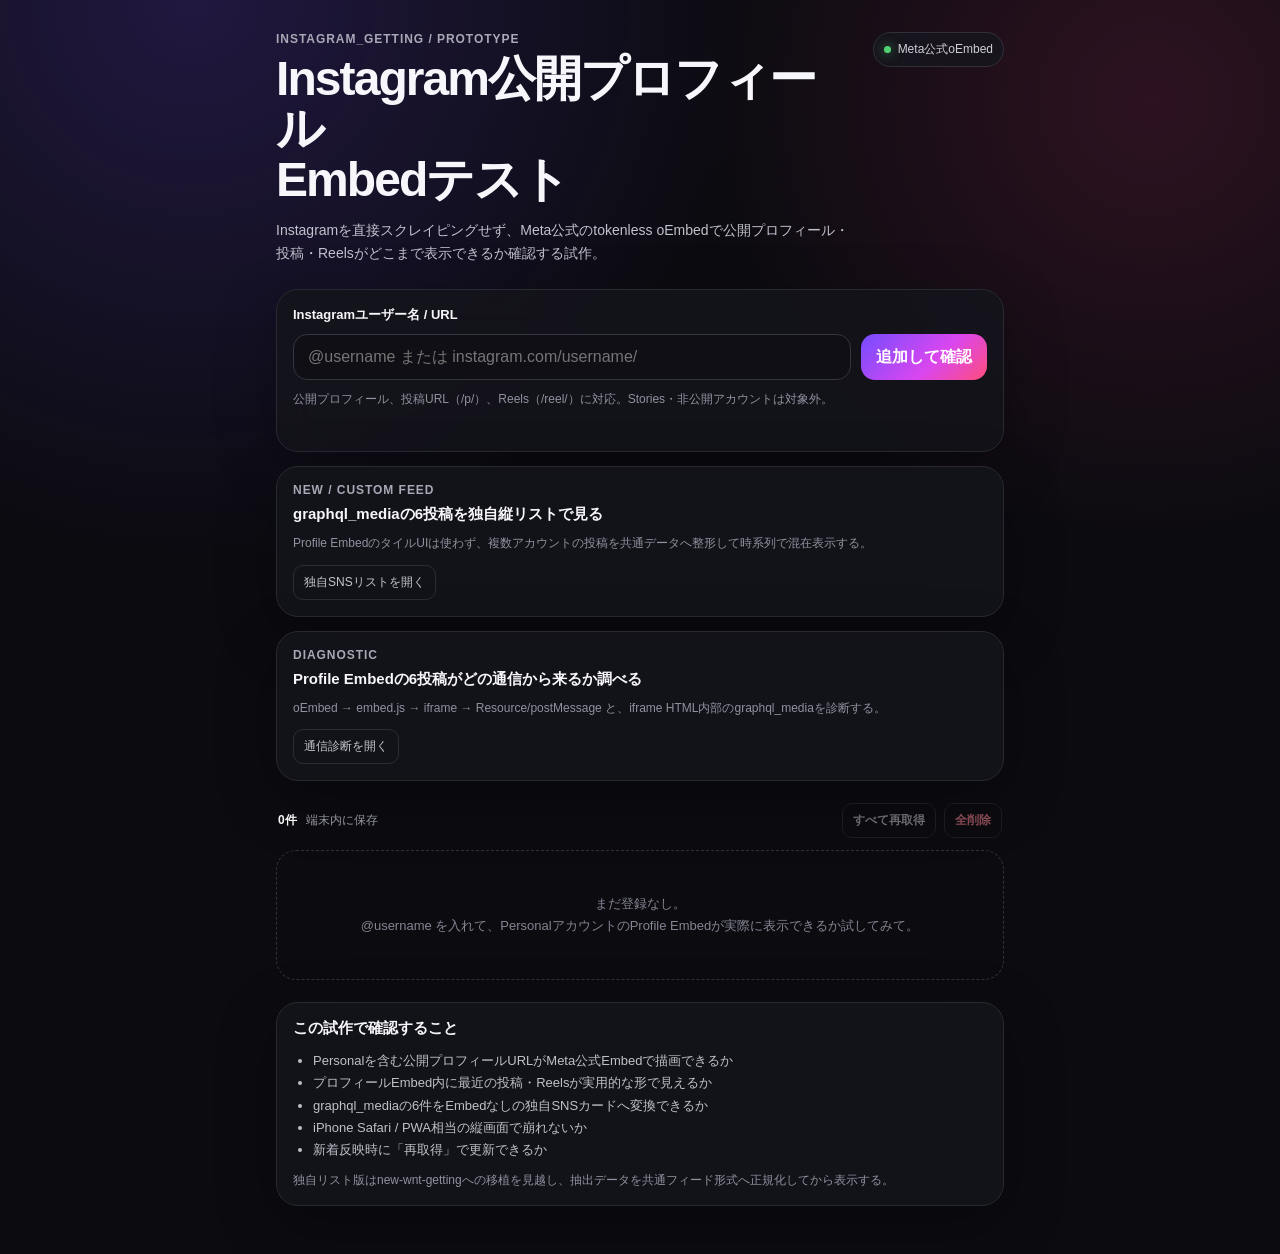
<file: index.html>
<!doctype html>
<html lang="ja">
<head>
  <meta charset="utf-8" />
  <meta name="viewport" content="width=device-width,initial-scale=1,viewport-fit=cover" />
  <meta name="theme-color" content="#0b0b10" />
  <title>Instagram Embed Lab</title>
  <link rel="stylesheet" href="/styles.css" />
</head>
<body>
  <main class="shell">
    <header class="hero">
      <div>
        <p class="eyebrow">Instagram_getting / prototype</p>
        <h1>Instagram公開プロフィール<br />Embedテスト</h1>
        <p class="lead">Instagramを直接スクレイピングせず、Meta公式のtokenless oEmbedで公開プロフィール・投稿・Reelsがどこまで表示できるか確認する試作。</p>
      </div>
      <div class="status-pill"><span></span> Meta公式oEmbed</div>
    </header>

    <section class="panel add-panel">
      <label for="target">Instagramユーザー名 / URL</label>
      <div class="input-row">
        <input id="target" autocomplete="off" autocapitalize="off" spellcheck="false" placeholder="@username または instagram.com/username/" />
        <button id="addButton" type="button">追加して確認</button>
      </div>
      <p class="hint">公開プロフィール、投稿URL（/p/）、Reels（/reel/）に対応。Stories・非公開アカウントは対象外。</p>
      <div id="globalMessage" class="global-message" aria-live="polite"></div>
    </section>

    <section class="panel diagnostic-entry" style="margin-top:14px">
      <div>
        <p class="eyebrow">NEW / custom feed</p>
        <h2 style="margin:0;font-size:15px">graphql_mediaの6投稿を独自縦リストで見る</h2>
        <p class="small">Profile EmbedのタイルUIは使わず、複数アカウントの投稿を共通データへ整形して時系列で混在表示する。</p>
      </div>
      <a class="ghost" style="display:inline-block;margin-top:12px;text-decoration:none" href="/feed.html">独自SNSリストを開く</a>
    </section>

    <section class="panel diagnostic-entry" style="margin-top:14px">
      <div>
        <p class="eyebrow">diagnostic</p>
        <h2 style="margin:0;font-size:15px">Profile Embedの6投稿がどの通信から来るか調べる</h2>
        <p class="small">oEmbed → embed.js → iframe → Resource/postMessage と、iframe HTML内部のgraphql_mediaを診断する。</p>
      </div>
      <a class="ghost" style="display:inline-block;margin-top:12px;text-decoration:none" href="/diagnostic.html">通信診断を開く</a>
    </section>

    <section class="toolbar">
      <div>
        <strong id="countLabel">0件</strong>
        <span>端末内に保存</span>
      </div>
      <div class="toolbar-actions">
        <button id="refreshAllButton" class="ghost" type="button">すべて再取得</button>
        <button id="clearButton" class="ghost danger" type="button">全削除</button>
      </div>
    </section>

    <section id="cards" class="cards" aria-live="polite"></section>

    <section class="panel info-panel">
      <h2>この試作で確認すること</h2>
      <ul>
        <li>Personalを含む公開プロフィールURLがMeta公式Embedで描画できるか</li>
        <li>プロフィールEmbed内に最近の投稿・Reelsが実用的な形で見えるか</li>
        <li>graphql_mediaの6件をEmbedなしの独自SNSカードへ変換できるか</li>
        <li>iPhone Safari / PWA相当の縦画面で崩れないか</li>
        <li>新着反映時に「再取得」で更新できるか</li>
      </ul>
      <p class="small">独自リスト版はnew-wnt-gettingへの移植を見越し、抽出データを共通フィード形式へ正規化してから表示する。</p>
    </section>
  </main>

  <script src="/app.js" defer></script>
</body>
</html>
</file>
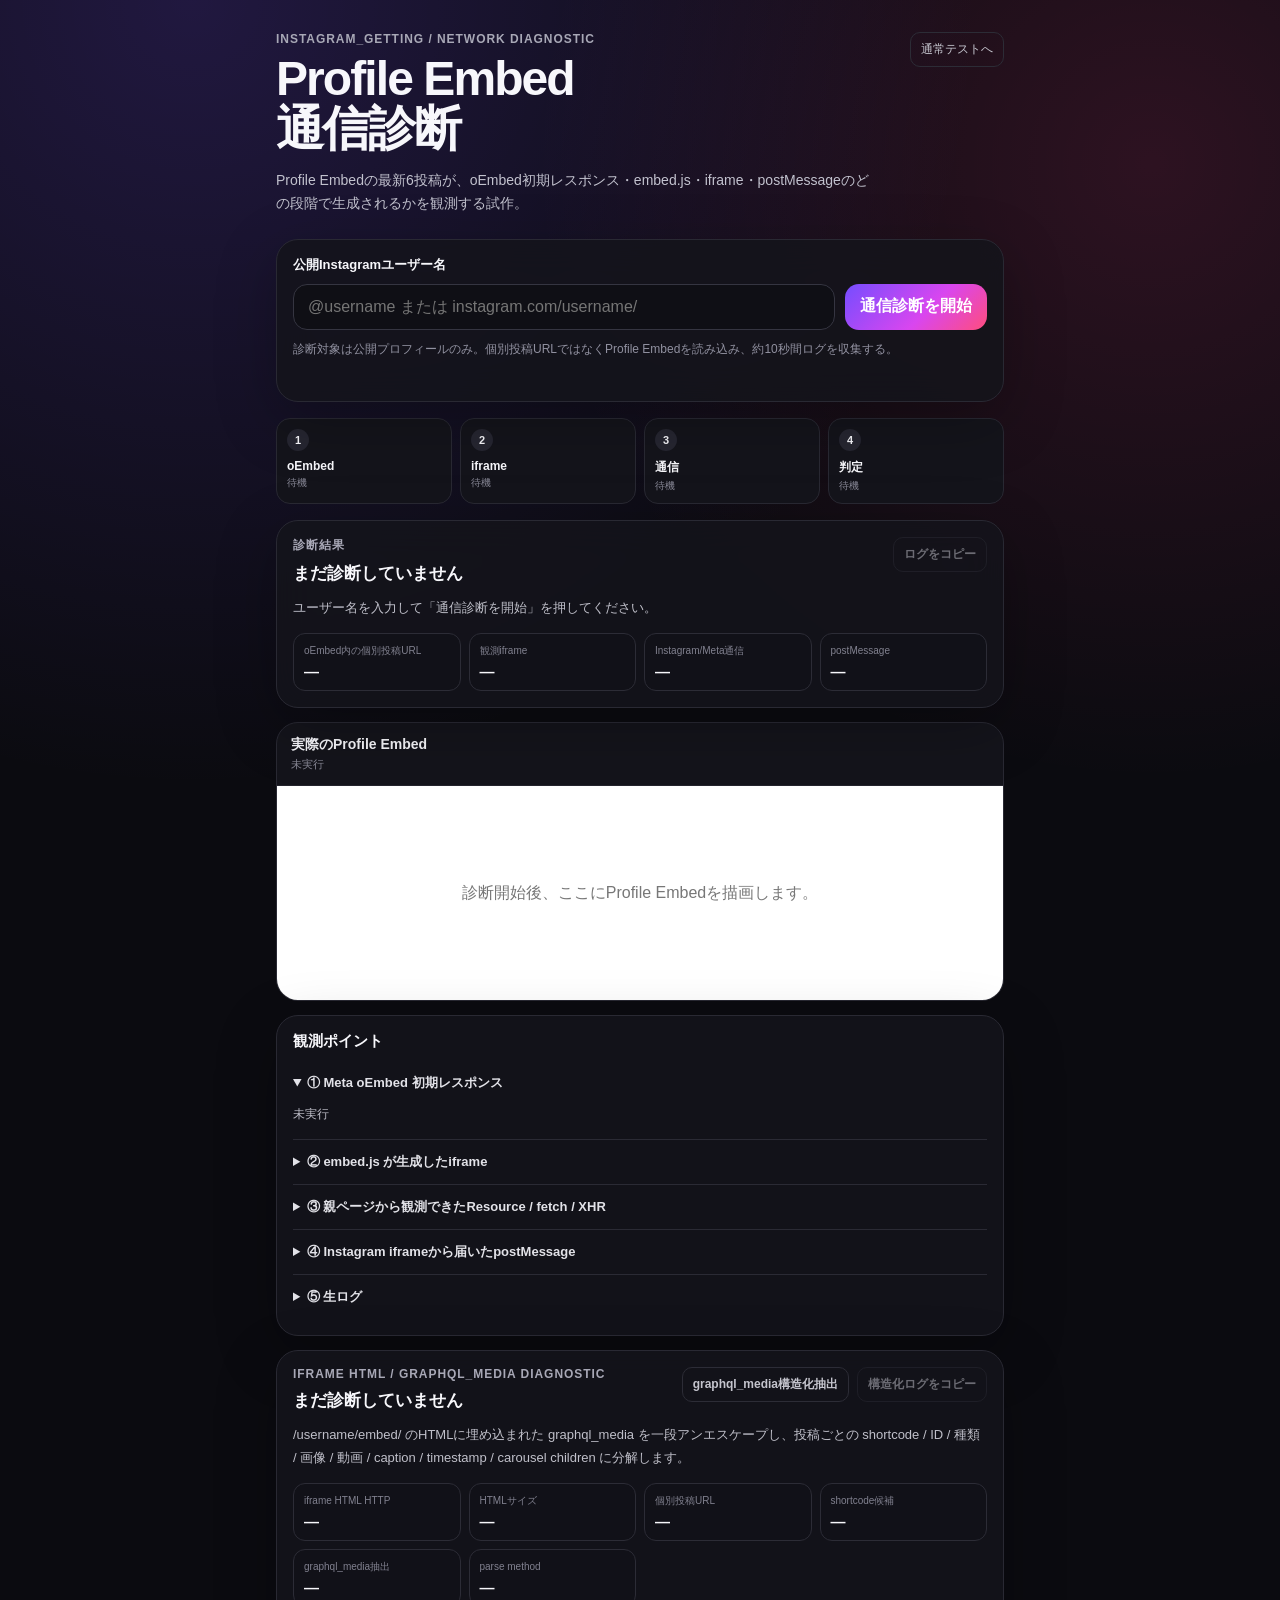
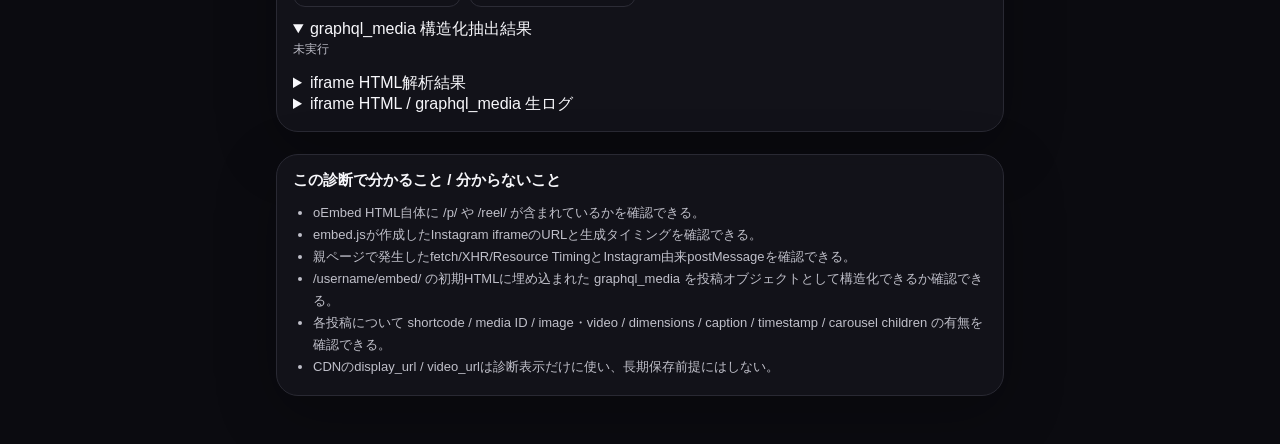
<file: diagnostic.html>
<!doctype html>
<html lang="ja">
<head>
  <meta charset="utf-8" />
  <meta name="viewport" content="width=device-width,initial-scale=1,viewport-fit=cover" />
  <meta name="theme-color" content="#0b0b10" />
  <title>Instagram Profile Embed 通信診断</title>
  <link rel="stylesheet" href="/styles.css" />
  <link rel="stylesheet" href="/diagnostic.css" />
</head>
<body>
  <main class="shell">
    <header class="hero">
      <div>
        <p class="eyebrow">Instagram_getting / network diagnostic</p>
        <h1>Profile Embed<br />通信診断</h1>
        <p class="lead">Profile Embedの最新6投稿が、oEmbed初期レスポンス・embed.js・iframe・postMessageのどの段階で生成されるかを観測する試作。</p>
      </div>
      <a class="ghost diag-back" href="/">通常テストへ</a>
    </header>

    <section class="panel add-panel">
      <label for="diagTarget">公開Instagramユーザー名</label>
      <div class="input-row">
        <input id="diagTarget" autocomplete="off" autocapitalize="off" spellcheck="false" placeholder="@username または instagram.com/username/" />
        <button id="startDiagnostic" type="button">通信診断を開始</button>
      </div>
      <p class="hint">診断対象は公開プロフィールのみ。個別投稿URLではなくProfile Embedを読み込み、約10秒間ログを収集する。</p>
      <div id="diagMessage" class="global-message" aria-live="polite"></div>
    </section>

    <section class="diag-progress" id="diagProgress">
      <div data-step="oembed"><span>1</span><strong>oEmbed</strong><small>待機</small></div>
      <div data-step="iframe"><span>2</span><strong>iframe</strong><small>待機</small></div>
      <div data-step="network"><span>3</span><strong>通信</strong><small>待機</small></div>
      <div data-step="conclusion"><span>4</span><strong>判定</strong><small>待機</small></div>
    </section>

    <section class="panel diagnostic-summary-panel">
      <div class="diagnostic-summary-head">
        <div>
          <p class="eyebrow">診断結果</p>
          <h2 id="diagnosticConclusion">まだ診断していません</h2>
        </div>
        <button id="copyDiagnostic" class="ghost" type="button" disabled>ログをコピー</button>
      </div>
      <p id="diagnosticExplanation" class="diagnostic-explanation">ユーザー名を入力して「通信診断を開始」を押してください。</p>
      <div class="diagnostic-metrics">
        <div><span>oEmbed内の個別投稿URL</span><strong id="metricOembedLinks">—</strong></div>
        <div><span>観測iframe</span><strong id="metricIframes">—</strong></div>
        <div><span>Instagram/Meta通信</span><strong id="metricResources">—</strong></div>
        <div><span>postMessage</span><strong id="metricMessages">—</strong></div>
      </div>
    </section>

    <section class="card diagnostic-embed-card">
      <div class="card-head">
        <div class="card-title">
          <strong>実際のProfile Embed</strong>
          <span id="activeTarget">未実行</span>
        </div>
      </div>
      <div id="diagnosticEmbed" class="embed-wrap">
        <div class="loading">診断開始後、ここにProfile Embedを描画します。</div>
      </div>
    </section>

    <section class="panel diagnostic-details">
      <h2>観測ポイント</h2>
      <details open>
        <summary>① Meta oEmbed 初期レスポンス</summary>
        <div id="oembedDetail" class="diagnostic-detail-body">未実行</div>
      </details>
      <details>
        <summary>② embed.js が生成したiframe</summary>
        <div id="iframeDetail" class="diagnostic-detail-body">未実行</div>
      </details>
      <details>
        <summary>③ 親ページから観測できたResource / fetch / XHR</summary>
        <div id="resourceDetail" class="diagnostic-detail-body">未実行</div>
      </details>
      <details>
        <summary>④ Instagram iframeから届いたpostMessage</summary>
        <div id="messageDetail" class="diagnostic-detail-body">未実行</div>
      </details>
      <details>
        <summary>⑤ 生ログ</summary>
        <pre id="rawDiagnosticLog" class="diagnostic-log">未実行</pre>
      </details>
    </section>

    <section class="panel diagnostic-summary-panel" style="margin-top:14px;">
      <div class="diagnostic-summary-head">
        <div>
          <p class="eyebrow">iframe HTML / graphql_media diagnostic</p>
          <h2 id="frameDiagStatus">まだ診断していません</h2>
        </div>
        <div style="display:flex; gap:8px; flex-wrap:wrap;">
          <button id="runFrameDiagnostic" class="ghost" type="button">graphql_media構造化抽出</button>
          <button id="copyFrameDiagnostic" class="ghost" type="button" disabled>構造化ログをコピー</button>
        </div>
      </div>
      <p id="frameDiagExplanation" class="diagnostic-explanation">/username/embed/ のHTMLに埋め込まれた graphql_media を一段アンエスケープし、投稿ごとの shortcode / ID / 種類 / 画像 / 動画 / caption / timestamp / carousel children に分解します。</p>
      <div class="diagnostic-metrics">
        <div><span>iframe HTML HTTP</span><strong id="frameMetricHttp">—</strong></div>
        <div><span>HTMLサイズ</span><strong id="frameMetricHtml">—</strong></div>
        <div><span>個別投稿URL</span><strong id="frameMetricLinks">—</strong></div>
        <div><span>shortcode候補</span><strong id="frameMetricShortcodes">—</strong></div>
        <div><span>graphql_media抽出</span><strong id="frameMetricGraphql">—</strong></div>
        <div><span>parse method</span><strong id="frameMetricParse">—</strong></div>
      </div>
      <details open style="margin-top:12px;">
        <summary>graphql_media 構造化抽出結果</summary>
        <div id="graphqlMediaSummary" class="diagnostic-detail-body">未実行</div>
      </details>
      <details>
        <summary>iframe HTML解析結果</summary>
        <div id="frameHtmlSummary" class="diagnostic-detail-body">未実行</div>
      </details>
      <details>
        <summary>iframe HTML / graphql_media 生ログ</summary>
        <pre id="rawFrameDiagnosticLog" class="diagnostic-log">未実行</pre>
      </details>
    </section>

    <section class="panel info-panel">
      <h2>この診断で分かること / 分からないこと</h2>
      <ul>
        <li>oEmbed HTML自体に /p/ や /reel/ が含まれているかを確認できる。</li>
        <li>embed.jsが作成したInstagram iframeのURLと生成タイミングを確認できる。</li>
        <li>親ページで発生したfetch/XHR/Resource TimingとInstagram由来postMessageを確認できる。</li>
        <li>/username/embed/ の初期HTMLに埋め込まれた graphql_media を投稿オブジェクトとして構造化できるか確認できる。</li>
        <li>各投稿について shortcode / media ID / image・video / dimensions / caption / timestamp / carousel children の有無を確認できる。</li>
        <li>CDNのdisplay_url / video_urlは診断表示だけに使い、長期保存前提にはしない。</li>
      </ul>
    </section>
  </main>

  <script src="/diagnostic.js" defer></script>
  <script src="/frame-diagnostic.js" defer></script>
</body>
</html>
</file>
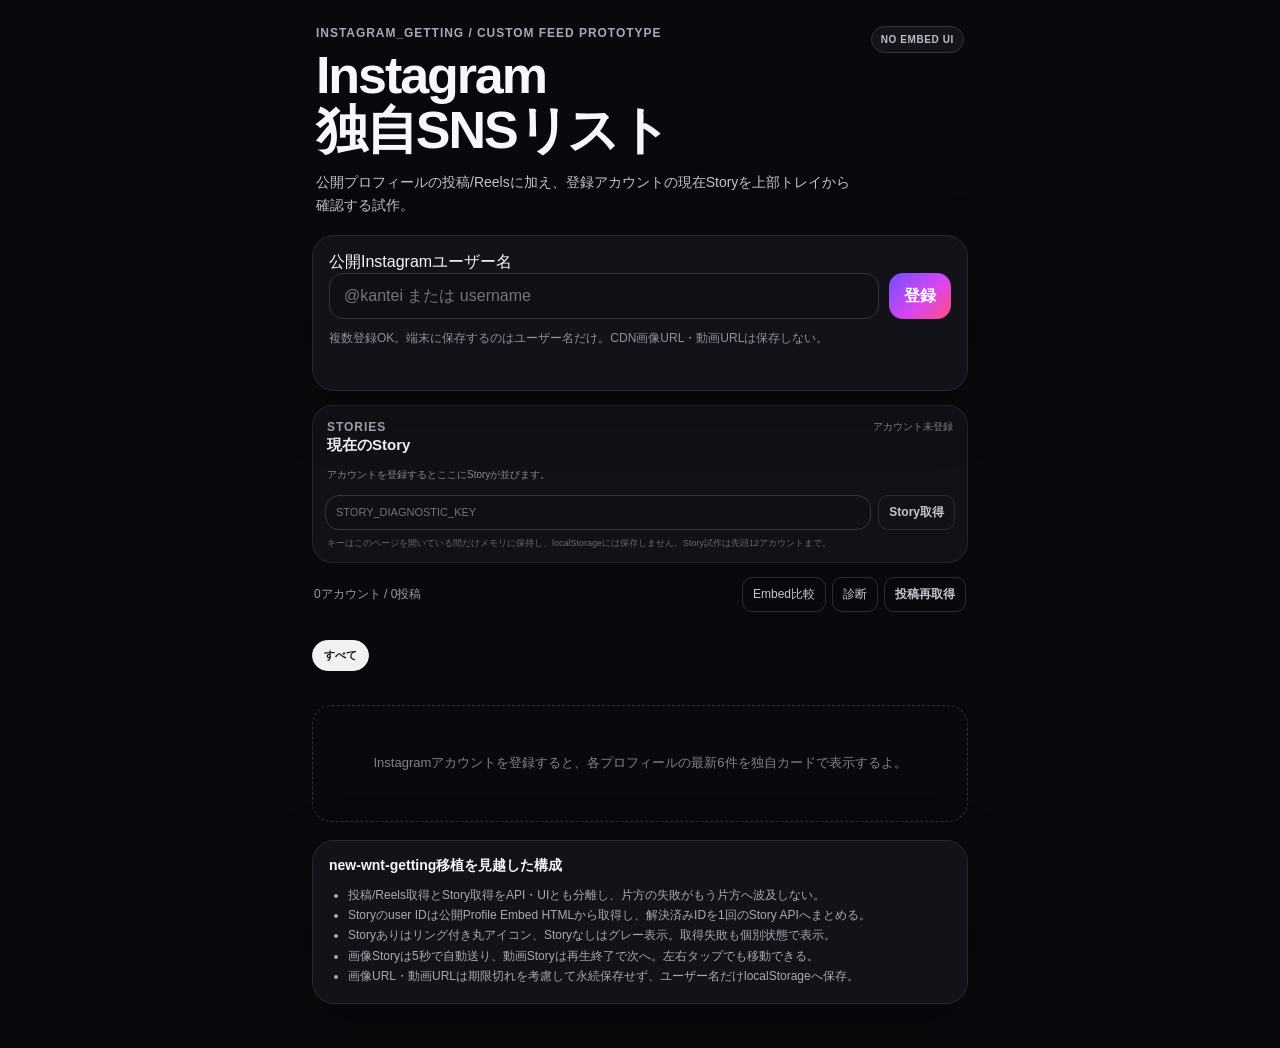
<file: feed.html>
<!doctype html>
<html lang="ja">
<head>
  <meta charset="utf-8" />
  <meta name="viewport" content="width=device-width,initial-scale=1,viewport-fit=cover" />
  <meta name="theme-color" content="#0b0b10" />
  <title>Instagram Feed Lab</title>
  <link rel="stylesheet" href="/styles.css" />
  <link rel="stylesheet" href="/feed.css" />
</head>
<body>
  <main class="feed-shell">
    <header class="feed-header">
      <div>
        <p class="eyebrow">Instagram_getting / custom feed prototype</p>
        <h1>Instagram<br />独自SNSリスト</h1>
        <p class="lead">公開プロフィールの投稿/Reelsに加え、登録アカウントの現在Storyを上部トレイから確認する試作。</p>
      </div>
      <span class="feed-badge">NO EMBED UI</span>
    </header>

    <section class="panel feed-register">
      <label for="feedTarget">公開Instagramユーザー名</label>
      <div class="input-row">
        <input id="feedTarget" autocomplete="off" autocapitalize="off" spellcheck="false" placeholder="@kantei または username" />
        <button id="feedAdd" type="button">登録</button>
      </div>
      <p class="hint">複数登録OK。端末に保存するのはユーザー名だけ。CDN画像URL・動画URLは保存しない。</p>
      <div id="feedMessage" class="global-message" aria-live="polite"></div>
    </section>

    <section class="story-tray-panel" aria-labelledby="storyTrayTitle">
      <div class="story-tray-head">
        <div>
          <p class="eyebrow">Stories</p>
          <h2 id="storyTrayTitle">現在のStory</h2>
        </div>
        <span id="storyTrayStatus" class="story-tray-status">未取得</span>
      </div>
      <nav id="storyTray" class="story-tray" aria-label="登録アカウントのStory"></nav>
      <div class="story-auth-row">
        <input id="storyKey" type="password" autocomplete="off" placeholder="STORY_DIAGNOSTIC_KEY" aria-label="Story診断キー" />
        <button id="storyRefresh" type="button" class="ghost">Story取得</button>
      </div>
      <p class="story-key-note">キーはこのページを開いている間だけメモリに保持し、localStorageには保存しません。Story試作は先頭12アカウントまで。</p>
    </section>

    <section class="feed-toolbar">
      <div class="feed-stats" id="feedStats">0アカウント / 0投稿</div>
      <div class="feed-actions">
        <a class="ghost" href="/">Embed比較</a>
        <a class="ghost" href="/diagnostic.html">診断</a>
        <button id="feedRefresh" class="ghost" type="button">投稿再取得</button>
      </div>
    </section>

    <section class="account-panel" id="accountPanel"></section>
    <nav class="feed-filters" id="feedFilters" aria-label="アカウント絞り込み"></nav>

    <section id="feedStatus" class="feed-status" aria-live="polite"></section>
    <section id="feedList" class="feed-list" aria-live="polite"></section>

    <section class="panel feed-notes">
      <h2>new-wnt-getting移植を見越した構成</h2>
      <ul>
        <li>投稿/Reels取得とStory取得をAPI・UIとも分離し、片方の失敗がもう片方へ波及しない。</li>
        <li>Storyのuser IDは公開Profile Embed HTMLから取得し、解決済みIDを1回のStory APIへまとめる。</li>
        <li>Storyありはリング付き丸アイコン、Storyなしはグレー表示。取得失敗も個別状態で表示。</li>
        <li>画像Storyは5秒で自動送り、動画Storyは再生終了で次へ。左右タップでも移動できる。</li>
        <li>画像URL・動画URLは期限切れを考慮して永続保存せず、ユーザー名だけlocalStorageへ保存。</li>
      </ul>
    </section>
  </main>

  <div id="storyViewer" class="story-viewer" hidden aria-hidden="true">
    <div class="story-viewer-frame" role="dialog" aria-modal="true" aria-label="Instagram Story Viewer">
      <div id="storyProgress" class="story-progress" aria-hidden="true"></div>
      <header class="story-viewer-head">
        <div class="story-viewer-user">
          <div id="storyViewerAvatar" class="story-viewer-avatar"></div>
          <div>
            <strong id="storyViewerUsername">@username</strong>
            <small id="storyViewerTime"></small>
          </div>
        </div>
        <button id="storyViewerClose" class="story-close" type="button" aria-label="Storyを閉じる">×</button>
      </header>
      <div id="storyViewerMedia" class="story-viewer-media"></div>
      <button id="storyPrev" class="story-hit story-hit-prev" type="button" aria-label="前のStory"></button>
      <button id="storyNext" class="story-hit story-hit-next" type="button" aria-label="次のStory"></button>
      <a id="storyOpenInstagram" class="story-open-instagram" target="_blank" rel="noopener noreferrer">Instagramで開く ↗</a>
    </div>
  </div>

  <script src="/feed.js" defer></script>
  <script src="/video-player.js" defer></script>
</body>
</html>
</file>
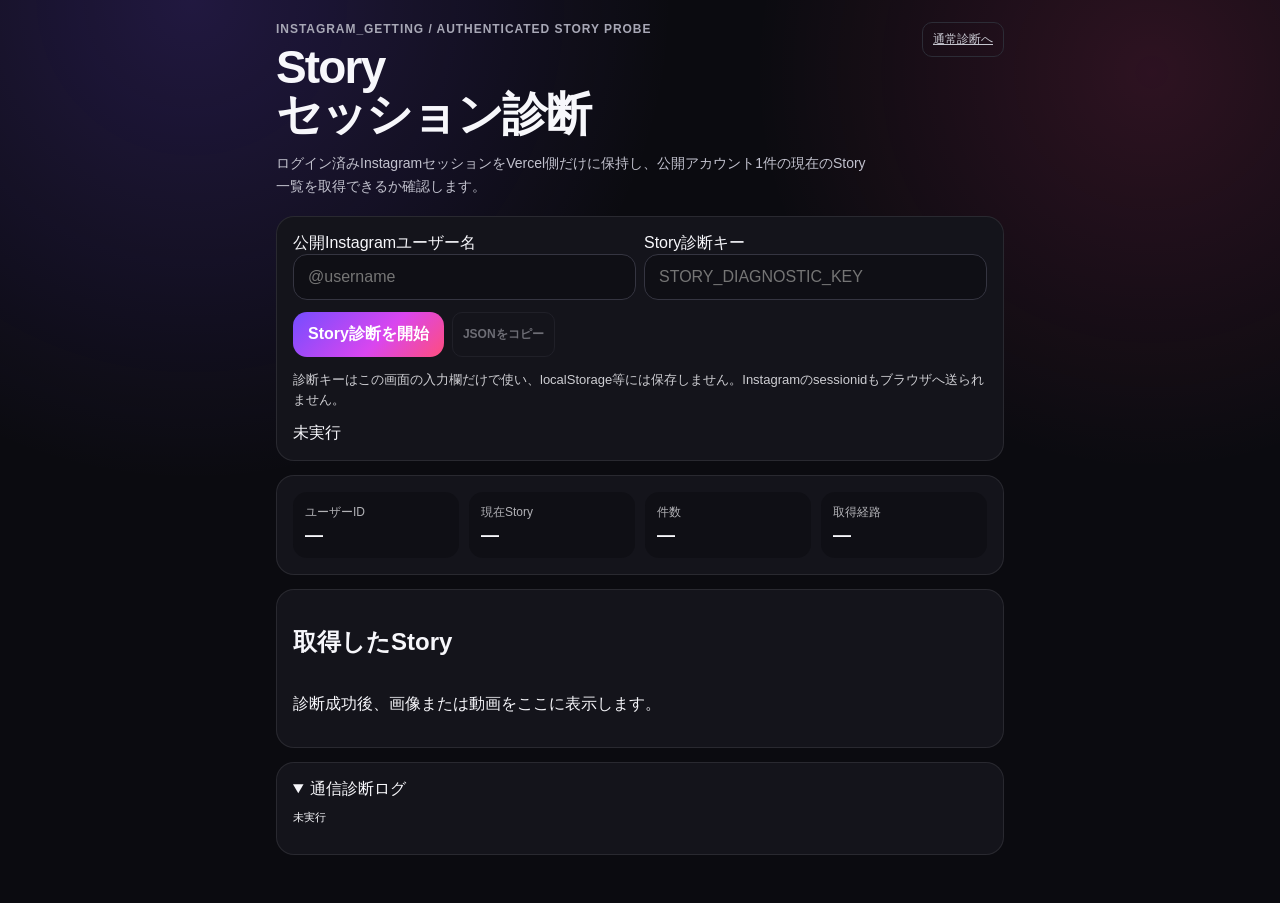
<file: story-diagnostic.html>
<!doctype html>
<html lang="ja">
<head>
  <meta charset="utf-8" />
  <meta name="viewport" content="width=device-width,initial-scale=1,viewport-fit=cover" />
  <meta name="theme-color" content="#0b0b10" />
  <title>Instagram Story セッション診断</title>
  <link rel="stylesheet" href="/styles.css" />
  <style>
    .story-shell{max-width:760px;margin:0 auto;padding:22px 16px 48px}
    .story-head{display:flex;align-items:flex-start;justify-content:space-between;gap:16px;margin-bottom:18px}
    .story-head h1{margin:.2rem 0 .5rem;font-size:clamp(28px,8vw,46px);line-height:1.02}
    .story-panel{background:#14141b;border:1px solid rgba(255,255,255,.09);border-radius:18px;padding:16px;margin-top:14px}
    .story-grid{display:grid;grid-template-columns:1fr;gap:12px}
    .story-row{display:grid;grid-template-columns:1fr;gap:8px}
    .story-row input{width:100%;box-sizing:border-box}
    .story-actions{display:flex;gap:8px;flex-wrap:wrap}
    .story-status{white-space:pre-wrap;word-break:break-word}
    .story-status.ok{color:#b9f6ca}.story-status.error{color:#ffb4ab}
    .story-summary{display:grid;grid-template-columns:repeat(2,minmax(0,1fr));gap:10px}
    .story-summary div{background:#0f0f15;border-radius:14px;padding:12px}
    .story-summary span{display:block;opacity:.7;font-size:12px}
    .story-summary strong{display:block;margin-top:4px;font-size:18px}
    .story-list{display:grid;gap:14px}
    .story-card{background:#0f0f15;border-radius:16px;overflow:hidden;border:1px solid rgba(255,255,255,.08)}
    .story-media{background:#050507;display:flex;justify-content:center;align-items:center;min-height:220px}
    .story-media img,.story-media video{width:100%;max-height:70vh;object-fit:contain;background:#000}
    .story-meta{padding:12px}
    .story-meta code{word-break:break-all;font-size:11px}
    .story-warn{font-size:13px;line-height:1.55;opacity:.82}
    details pre{overflow:auto;font-size:11px;line-height:1.45;max-height:420px}
    @media(min-width:640px){.story-row{grid-template-columns:1fr 1fr}.story-summary{grid-template-columns:repeat(4,minmax(0,1fr))}}
  </style>
</head>
<body>
  <main class="story-shell">
    <header class="story-head">
      <div>
        <p class="eyebrow">Instagram_getting / authenticated story probe</p>
        <h1>Story<br />セッション診断</h1>
        <p class="lead">ログイン済みInstagramセッションをVercel側だけに保持し、公開アカウント1件の現在のStory一覧を取得できるか確認します。</p>
      </div>
      <a class="ghost" href="/diagnostic">通常診断へ</a>
    </header>

    <section class="story-panel">
      <div class="story-row">
        <label>
          <span>公開Instagramユーザー名</span>
          <input id="storyUsername" autocomplete="off" autocapitalize="off" spellcheck="false" placeholder="@username" />
        </label>
        <label>
          <span>Story診断キー</span>
          <input id="storyKey" type="password" autocomplete="off" placeholder="STORY_DIAGNOSTIC_KEY" />
        </label>
      </div>
      <div class="story-actions" style="margin-top:12px">
        <button id="runStoryDiagnostic" type="button">Story診断を開始</button>
        <button id="copyStoryDiagnostic" type="button" class="ghost" disabled>JSONをコピー</button>
      </div>
      <p class="story-warn">診断キーはこの画面の入力欄だけで使い、localStorage等には保存しません。Instagramのsessionidもブラウザへ送られません。</p>
      <div id="storyStatus" class="story-status" aria-live="polite">未実行</div>
    </section>

    <section class="story-panel">
      <div class="story-summary">
        <div><span>ユーザーID</span><strong id="storyUserId">—</strong></div>
        <div><span>現在Story</span><strong id="storyActive">—</strong></div>
        <div><span>件数</span><strong id="storyCount">—</strong></div>
        <div><span>取得経路</span><strong id="storySource">—</strong></div>
      </div>
    </section>

    <section class="story-panel">
      <h2>取得したStory</h2>
      <div id="storyList" class="story-list">
        <p>診断成功後、画像または動画をここに表示します。</p>
      </div>
    </section>

    <section class="story-panel">
      <details open>
        <summary>通信診断ログ</summary>
        <pre id="storyRawLog">未実行</pre>
      </details>
    </section>
  </main>
  <script src="/story-diagnostic.js" defer></script>
</body>
</html>
</file>
<file: styles.css>
:root {
  color-scheme: dark;
  font-family: -apple-system, BlinkMacSystemFont, "SF Pro Text", "Segoe UI", sans-serif;
  background: #0b0b10;
  color: #f7f7fb;
}

* { box-sizing: border-box; }

body {
  margin: 0;
  min-height: 100vh;
  background:
    radial-gradient(circle at 15% 0%, rgba(120, 76, 255, .2), transparent 34%),
    radial-gradient(circle at 90% 8%, rgba(255, 61, 137, .14), transparent 28%),
    #0b0b10;
}

button, input { font: inherit; }
button { cursor: pointer; }

.shell {
  width: min(760px, 100%);
  margin: 0 auto;
  padding: max(24px, env(safe-area-inset-top)) 16px max(48px, env(safe-area-inset-bottom));
}

.hero {
  display: flex;
  gap: 20px;
  align-items: flex-start;
  justify-content: space-between;
  margin: 8px 0 24px;
}

.eyebrow {
  margin: 0 0 8px;
  color: #a8a8b6;
  font-size: 12px;
  font-weight: 700;
  letter-spacing: .08em;
  text-transform: uppercase;
}

h1 {
  margin: 0;
  font-size: clamp(30px, 7vw, 48px);
  line-height: 1.05;
  letter-spacing: -.04em;
}

.lead {
  max-width: 600px;
  margin: 14px 0 0;
  color: #c2c2ce;
  line-height: 1.65;
  font-size: 14px;
}

.status-pill {
  flex: 0 0 auto;
  display: flex;
  align-items: center;
  gap: 7px;
  padding: 8px 10px;
  border: 1px solid #30303b;
  border-radius: 999px;
  color: #cfcfd8;
  font-size: 12px;
  background: rgba(22,22,29,.8);
}
.status-pill span {
  width: 7px;
  height: 7px;
  border-radius: 50%;
  background: #52d273;
  box-shadow: 0 0 12px rgba(82,210,115,.8);
}

.panel {
  border: 1px solid #292933;
  background: rgba(20,20,27,.86);
  backdrop-filter: blur(18px);
  border-radius: 22px;
  padding: 16px;
  box-shadow: 0 18px 60px rgba(0,0,0,.25);
}

.add-panel label {
  display: block;
  margin-bottom: 10px;
  font-size: 13px;
  font-weight: 700;
}

.input-row {
  display: grid;
  grid-template-columns: 1fr auto;
  gap: 10px;
}

input {
  width: 100%;
  min-width: 0;
  border: 1px solid #353541;
  border-radius: 14px;
  padding: 13px 14px;
  outline: none;
  color: #fff;
  background: #0f0f15;
}
input:focus { border-color: #7b61ff; box-shadow: 0 0 0 3px rgba(123,97,255,.15); }

button {
  border: 0;
  border-radius: 14px;
  padding: 12px 15px;
  color: #fff;
  font-weight: 750;
  background: linear-gradient(135deg, #754dff, #d946ef 58%, #ff4d7d);
}
button:disabled { opacity: .5; cursor: default; }

.hint, .small {
  margin: 10px 0 0;
  color: #9191a0;
  font-size: 12px;
  line-height: 1.55;
}

.global-message { min-height: 18px; margin-top: 8px; color: #ff9ea9; font-size: 12px; }

.toolbar {
  display: flex;
  align-items: center;
  justify-content: space-between;
  gap: 12px;
  margin: 22px 2px 12px;
  color: #9e9eaa;
  font-size: 12px;
}
.toolbar strong { color: #fff; margin-right: 6px; }
.toolbar-actions { display: flex; gap: 8px; }
.ghost {
  padding: 8px 10px;
  border: 1px solid #2c2c36;
  border-radius: 10px;
  background: transparent;
  color: #c5c5ce;
  font-size: 12px;
}
.ghost.danger { color: #ff8794; }

.cards { display: grid; gap: 14px; }

.card {
  overflow: hidden;
  border: 1px solid #292933;
  border-radius: 22px;
  background: #14141b;
}

.card-head {
  display: flex;
  align-items: center;
  justify-content: space-between;
  gap: 10px;
  padding: 13px 14px;
  border-bottom: 1px solid #24242d;
}
.card-title { min-width: 0; }
.card-title strong { display: block; overflow: hidden; text-overflow: ellipsis; white-space: nowrap; font-size: 14px; }
.card-title span { display: block; margin-top: 3px; color: #888896; font-size: 11px; }
.card-actions { display: flex; gap: 6px; }
.card-actions button { padding: 7px 9px; border: 1px solid #30303a; border-radius: 9px; background: #1c1c24; font-size: 11px; }
.card-actions .remove { color: #ff8d99; }

.embed-wrap {
  min-height: 180px;
  padding: 12px;
  background: #fff;
  color: #111;
}
.embed-wrap blockquote.instagram-media { margin: 0 auto !important; min-width: 0 !important; width: 100% !important; max-width: 540px !important; }
.embed-wrap iframe { max-width: 100% !important; }

.loading, .embed-error {
  display: grid;
  place-items: center;
  min-height: 190px;
  padding: 24px;
  text-align: center;
}
.loading { color: #777; }
.embed-error { background: #181820; color: #ff9ba6; }
.embed-error p { margin: 0; line-height: 1.6; font-size: 13px; }

.diag {
  display: grid;
  grid-template-columns: repeat(3, 1fr);
  gap: 1px;
  border-top: 1px solid #24242d;
  background: #24242d;
}
.diag div { padding: 9px 10px; background: #111118; }
.diag span { display: block; color: #777785; font-size: 10px; }
.diag strong { display: block; margin-top: 3px; font-size: 11px; font-weight: 650; }

.empty {
  padding: 42px 20px;
  border: 1px dashed #32323d;
  border-radius: 20px;
  text-align: center;
  color: #858593;
  line-height: 1.7;
  font-size: 13px;
}

.info-panel { margin-top: 22px; }
.info-panel h2 { margin: 0; font-size: 15px; }
.info-panel ul { margin: 12px 0 0; padding-left: 20px; color: #c0c0ca; line-height: 1.7; font-size: 13px; }

@media (max-width: 620px) {
  .hero { display: block; }
  .status-pill { display: inline-flex; margin-top: 14px; }
  .input-row { grid-template-columns: 1fr; }
  .toolbar { align-items: flex-end; }
  .toolbar-actions { flex-wrap: wrap; justify-content: flex-end; }
}
</file>
<file: diagnostic.css>
.diag-back {
  display: inline-block;
  text-decoration: none;
  white-space: nowrap;
}

.diag-progress {
  display: grid;
  grid-template-columns: repeat(4, 1fr);
  gap: 8px;
  margin: 16px 0;
}

.diag-progress > div {
  border: 1px solid #292933;
  border-radius: 14px;
  padding: 10px;
  background: #14141b;
}

.diag-progress span {
  display: inline-grid;
  place-items: center;
  width: 22px;
  height: 22px;
  border-radius: 50%;
  background: #262631;
  font-size: 11px;
  font-weight: 800;
}

.diag-progress strong,
.diag-progress small {
  display: block;
}

.diag-progress strong {
  margin-top: 8px;
  font-size: 12px;
}

.diag-progress small {
  margin-top: 3px;
  color: #858593;
  font-size: 10px;
}

.diag-progress [data-state="running"] {
  border-color: #7057ff;
  box-shadow: 0 0 0 2px rgba(112,87,255,.12);
}

.diag-progress [data-state="done"] {
  border-color: #2e7d4c;
}

.diag-progress [data-state="done"] span {
  background: #21643d;
}

.diag-progress [data-state="error"] {
  border-color: #8b3947;
}

.diagnostic-summary-panel {
  margin-bottom: 14px;
}

.diagnostic-summary-head {
  display: flex;
  align-items: flex-start;
  justify-content: space-between;
  gap: 12px;
}

.diagnostic-summary-head h2 {
  margin: 0;
  font-size: 17px;
  line-height: 1.4;
}

.diagnostic-explanation {
  margin: 12px 0 0;
  color: #c0c0ca;
  font-size: 13px;
  line-height: 1.7;
}

.diagnostic-metrics {
  display: grid;
  grid-template-columns: repeat(4, 1fr);
  gap: 8px;
  margin-top: 14px;
}

.diagnostic-metrics > div {
  padding: 10px;
  border: 1px solid #2c2c36;
  border-radius: 12px;
  background: #111118;
}

.diagnostic-metrics span,
.diagnostic-metrics strong {
  display: block;
}

.diagnostic-metrics span {
  color: #81818f;
  font-size: 10px;
  line-height: 1.4;
}

.diagnostic-metrics strong {
  margin-top: 5px;
  font-size: 15px;
}

.diagnostic-embed-card {
  margin-bottom: 14px;
}

.diagnostic-details h2 {
  margin: 0 0 10px;
  font-size: 15px;
}

.diagnostic-details details {
  border-top: 1px solid #2a2a34;
}

.diagnostic-details details:first-of-type {
  border-top: 0;
}

.diagnostic-details summary {
  padding: 13px 0;
  cursor: pointer;
  color: #e2e2e8;
  font-size: 13px;
  font-weight: 700;
}

.diagnostic-detail-body {
  padding: 0 0 14px;
  color: #bdbdc7;
  font-size: 12px;
  line-height: 1.6;
  overflow-wrap: anywhere;
}

.diag-kv {
  display: grid;
  gap: 6px;
  margin: 0 0 10px;
}

.diag-kv > div {
  display: grid;
  grid-template-columns: 120px 1fr;
  gap: 8px;
}

.diag-kv dt {
  color: #777785;
}

.diag-kv dd {
  margin: 0;
  color: #dddde5;
  overflow-wrap: anywhere;
}

.diag-list {
  margin: 0;
  padding-left: 20px;
}

.diag-list li {
  margin: 8px 0;
}

.diag-list code,
.diagnostic-detail-body code {
  display: block;
  margin-top: 4px;
  padding: 7px 8px;
  border-radius: 8px;
  background: #0d0d13;
  color: #aeb7ff;
  white-space: pre-wrap;
  overflow-wrap: anywhere;
  font-size: 10px;
}

.diag-list pre {
  max-height: 220px;
  overflow: auto;
  padding: 8px;
  border-radius: 8px;
  background: #0d0d13;
  color: #d7d7df;
  white-space: pre-wrap;
  overflow-wrap: anywhere;
  font-size: 10px;
}

.diag-list small {
  display: block;
  margin-top: 4px;
  color: #777785;
}

.diag-none {
  color: #777785;
}

.diagnostic-log {
  max-height: 420px;
  overflow: auto;
  margin: 0;
  padding: 12px;
  border-radius: 12px;
  background: #09090d;
  color: #c8c8d2;
  white-space: pre-wrap;
  overflow-wrap: anywhere;
  font-size: 10px;
  line-height: 1.55;
}

@media (max-width: 620px) {
  .diag-progress {
    grid-template-columns: repeat(2, 1fr);
  }

  .diagnostic-metrics {
    grid-template-columns: repeat(2, 1fr);
  }

  .diagnostic-summary-head {
    display: block;
  }

  .diagnostic-summary-head .ghost {
    margin-top: 12px;
  }

  .diag-kv > div {
    grid-template-columns: 100px 1fr;
  }
}
</file>
<file: feed.css>
:root { color-scheme: dark; }
body { background:#09090d; }
.feed-shell { width:min(680px,100%); margin:0 auto; padding:max(18px,env(safe-area-inset-top)) 12px max(44px,env(safe-area-inset-bottom)); }
.feed-header { display:flex; justify-content:space-between; gap:14px; align-items:flex-start; padding:8px 4px 18px; }
.feed-header h1 { font-size:clamp(32px,9vw,52px); }
.feed-badge { flex:0 0 auto; padding:7px 9px; border:1px solid #33333d; border-radius:999px; color:#bdbdc8; font-size:10px; font-weight:800; letter-spacing:.06em; background:#14141b; }
.feed-register { margin-bottom:14px; }
.feed-toolbar { display:flex; gap:10px; align-items:center; justify-content:space-between; margin:12px 2px; }
.feed-stats { color:#9a9aa7; font-size:12px; }
.feed-actions { display:flex; gap:6px; flex-wrap:wrap; justify-content:flex-end; }
.feed-actions .ghost { text-decoration:none; padding:8px 10px; }
.account-panel { display:flex; gap:8px; overflow:auto; padding:2px 0 10px; scrollbar-width:none; }
.account-panel::-webkit-scrollbar,.feed-filters::-webkit-scrollbar,.media-strip::-webkit-scrollbar,.story-tray::-webkit-scrollbar { display:none; }
.account-chip { flex:0 0 auto; display:flex; align-items:center; gap:7px; padding:8px 9px; border:1px solid #292933; border-radius:12px; background:#13131a; }
.account-chip strong { font-size:12px; }
.account-chip small { color:#7f7f8c; font-size:10px; }
.account-chip button { padding:2px 5px; border-radius:7px; background:transparent; color:#888895; font-size:13px; }
.account-chip[data-state="ok"] { border-color:#285e3e; }
.account-chip[data-state="error"] { border-color:#793542; }
.feed-filters { display:flex; gap:7px; overflow:auto; padding:4px 0 12px; scrollbar-width:none; }
.filter-chip { flex:0 0 auto; border:1px solid #2c2c35; border-radius:999px; padding:7px 11px; background:#111117; color:#8d8d99; font-size:11px; font-weight:700; }
.filter-chip[aria-pressed="true"] { background:#f1f1f4; color:#111118; border-color:#f1f1f4; }
.feed-status { min-height:22px; padding:0 2px 8px; color:#92929e; font-size:11px; }
.feed-list { display:grid; gap:12px; }
.feed-empty { padding:46px 20px; border:1px dashed #30303a; border-radius:20px; text-align:center; color:#81818d; line-height:1.7; font-size:13px; }
.ig-card { overflow:hidden; border:1px solid #25252e; border-radius:20px; background:#121218; box-shadow:0 16px 50px rgba(0,0,0,.2); }
.ig-head { display:flex; align-items:center; justify-content:space-between; gap:10px; padding:12px 13px; }
.ig-user { display:flex; align-items:center; min-width:0; gap:9px; }
.ig-avatar { display:grid; place-items:center; width:34px; height:34px; border-radius:50%; background:linear-gradient(145deg,#723cff,#ef3f82 58%,#ff9a42); color:white; font-weight:850; font-size:13px; }
.ig-user-text { min-width:0; }
.ig-user-text strong { display:block; overflow:hidden; text-overflow:ellipsis; white-space:nowrap; font-size:13px; }
.ig-user-text span { display:block; margin-top:2px; color:#72727f; font-size:10px; }
.ig-open { flex:0 0 auto; text-decoration:none; padding:7px 9px; border:1px solid #2b2b35; border-radius:9px; color:#bdbdc7; font-size:10px; }
.ig-media { position:relative; background:#050506; }
.ig-media img,.ig-media video { display:block; width:100%; max-height:72vh; object-fit:contain; background:#050506; }
.video-fallback { position:relative; display:block; text-decoration:none; color:white; }
.play-mark { position:absolute; inset:50% auto auto 50%; transform:translate(-50%,-50%); display:grid; place-items:center; width:58px; height:58px; border-radius:50%; background:rgba(0,0,0,.58); backdrop-filter:blur(8px); font-size:23px; padding-left:3px; }
.media-strip { display:flex; overflow-x:auto; scroll-snap-type:x mandatory; scrollbar-width:none; }
.media-slide { position:relative; flex:0 0 100%; scroll-snap-align:start; background:#050506; }
.media-count { position:absolute; right:10px; top:10px; z-index:2; padding:5px 8px; border-radius:999px; background:rgba(0,0,0,.58); font-size:10px; color:#fff; }
.ig-body { padding:12px 13px 13px; }
.ig-caption { margin:0; color:#e2e2e8; white-space:pre-wrap; overflow-wrap:anywhere; font-size:13px; line-height:1.6; }
.ig-caption.collapsed { display:-webkit-box; -webkit-line-clamp:4; -webkit-box-orient:vertical; overflow:hidden; }
.caption-toggle { margin-top:5px; padding:0; border:0; background:transparent; color:#858592; font-size:11px; font-weight:600; }
.ig-meta { display:flex; align-items:center; justify-content:space-between; gap:8px; margin-top:9px; color:#70707d; font-size:10px; }
.ig-type { padding:3px 6px; border:1px solid #292933; border-radius:999px; text-transform:uppercase; }
.feed-notes { margin-top:18px; }
.feed-notes h2 { margin:0; font-size:14px; }
.feed-notes ul { margin:10px 0 0; padding-left:19px; color:#a9a9b4; font-size:12px; line-height:1.7; }
.feed-notes code { color:#dedee7; }

.story-tray-panel { margin:0 0 14px; padding:14px 12px 12px; border:1px solid #25252e; border-radius:20px; background:#111117; overflow:hidden; }
.story-tray-head { display:flex; align-items:flex-start; justify-content:space-between; gap:10px; padding:0 2px 8px; }
.story-tray-head .eyebrow { margin:0 0 2px; }
.story-tray-head h2 { margin:0; font-size:15px; }
.story-tray-status { max-width:55%; color:#858592; font-size:10px; line-height:1.4; text-align:right; }
.story-tray { display:flex; gap:10px; overflow-x:auto; padding:5px 2px 10px; scrollbar-width:none; }
.story-bubble { position:relative; flex:0 0 68px; display:grid; justify-items:center; gap:5px; padding:0; border:0; background:transparent; color:#d9d9df; }
.story-bubble:disabled { opacity:1; }
.story-ring { width:58px; height:58px; padding:3px; border-radius:50%; background:#34343e; display:grid; place-items:center; }
.story-bubble[data-state="active"] .story-ring { background:linear-gradient(145deg,#743cff,#e73c85 58%,#ff9e45); box-shadow:0 0 0 1px rgba(255,255,255,.08),0 5px 22px rgba(221,62,130,.2); }
.story-bubble[data-state="error"] .story-ring { background:#6b3340; }
.story-face { width:100%; height:100%; border-radius:50%; overflow:hidden; display:grid; place-items:center; background:#191920; border:2px solid #111117; color:#bfc0ca; font-weight:800; font-size:13px; }
.story-face img { width:100%; height:100%; object-fit:cover; display:block; }
.story-bubble[data-state="active"] .story-face { color:white; }
.story-label { width:66px; overflow:hidden; text-overflow:ellipsis; white-space:nowrap; font-size:9px; text-align:center; color:#8e8e9b; }
.story-bubble[data-state="active"] .story-label { color:#e9e9ee; }
.story-count-badge { position:absolute; transform:translate(20px,-21px); min-width:17px; height:17px; padding:0 4px; border-radius:999px; display:grid; place-items:center; background:#f0f0f3; color:#111118; border:2px solid #111117; font-size:8px; font-weight:900; }
.story-auth-row { display:grid; grid-template-columns:minmax(0,1fr) auto; gap:7px; padding-top:3px; }
.story-auth-row input { min-width:0; width:100%; box-sizing:border-box; padding:9px 10px; font-size:11px; }
.story-auth-row button { padding:8px 10px; white-space:nowrap; }
.story-key-note { margin:7px 2px 0; color:#686875; font-size:9px; line-height:1.5; }

.story-viewer[hidden] { display:none !important; }
.story-viewer { position:fixed; inset:0; z-index:9999; background:#000; display:grid; place-items:center; padding:0; }
.story-viewer-frame { position:relative; width:min(100vw,520px); height:100dvh; max-height:100dvh; overflow:hidden; background:#050506; }
.story-progress { position:absolute; z-index:7; left:8px; right:8px; top:max(8px,env(safe-area-inset-top)); display:flex; gap:4px; }
.story-progress-segment { flex:1; height:2px; border-radius:999px; overflow:hidden; background:rgba(255,255,255,.28); }
.story-progress-fill { display:block; width:0; height:100%; background:#fff; }
.story-viewer-head { position:absolute; z-index:7; top:calc(max(8px,env(safe-area-inset-top)) + 10px); left:8px; right:8px; display:flex; align-items:center; justify-content:space-between; gap:10px; padding:8px 4px; text-shadow:0 1px 7px rgba(0,0,0,.8); }
.story-viewer-user { display:flex; align-items:center; gap:8px; min-width:0; }
.story-viewer-avatar { width:34px; height:34px; border-radius:50%; overflow:hidden; display:grid; place-items:center; background:#24242c; border:1px solid rgba(255,255,255,.25); font-size:11px; font-weight:800; }
.story-viewer-avatar img { width:100%; height:100%; object-fit:cover; }
.story-viewer-user strong { display:block; font-size:12px; }
.story-viewer-user small { display:block; margin-top:1px; color:#d1d1d7; font-size:9px; }
.story-close { width:38px; height:38px; border-radius:50%; display:grid; place-items:center; background:rgba(0,0,0,.28); color:white; font-size:28px; line-height:1; padding:0; backdrop-filter:blur(8px); }
.story-viewer-media { position:absolute; inset:0; display:grid; place-items:center; background:#000; }
.story-viewer-media img,.story-viewer-media video { width:100%; height:100%; object-fit:contain; background:#000; display:block; }
.story-viewer-error { padding:24px; color:#ccc; text-align:center; font-size:12px; line-height:1.6; }
.story-hit { position:absolute; z-index:5; top:80px; bottom:58px; border:0; border-radius:0; padding:0; background:transparent; }
.story-hit-prev { left:0; width:35%; }
.story-hit-next { right:0; width:65%; }
.story-open-instagram { position:absolute; z-index:8; left:50%; bottom:max(12px,env(safe-area-inset-bottom)); transform:translateX(-50%); padding:8px 12px; border:1px solid rgba(255,255,255,.28); border-radius:999px; background:rgba(0,0,0,.38); backdrop-filter:blur(9px); color:#fff; text-decoration:none; font-size:10px; white-space:nowrap; }
body.story-viewer-open { overflow:hidden; touch-action:none; }

@media(max-width:520px){ .feed-header{display:block}.feed-badge{display:inline-block;margin-top:12px}.feed-toolbar{align-items:flex-end}.feed-actions{max-width:64%}.story-tray-panel{border-radius:18px}.story-viewer-frame{width:100vw} }
</file>
